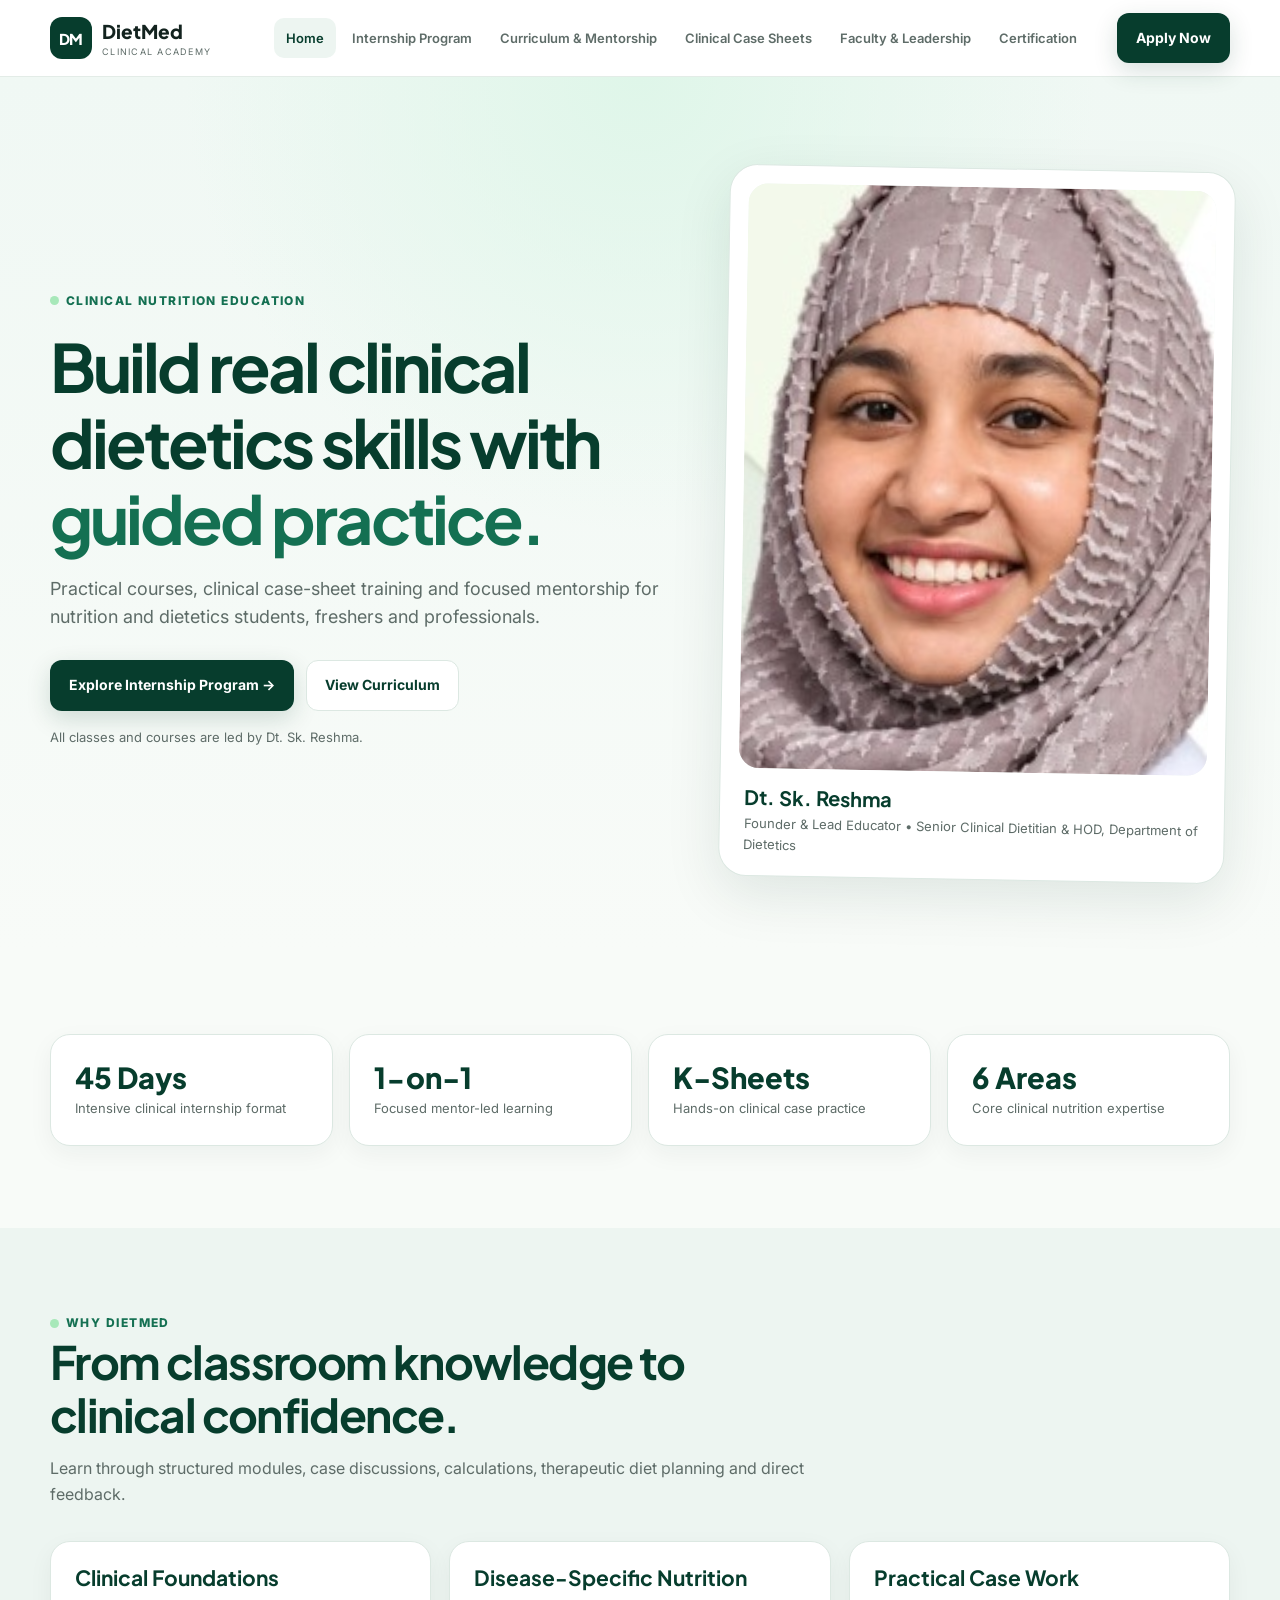
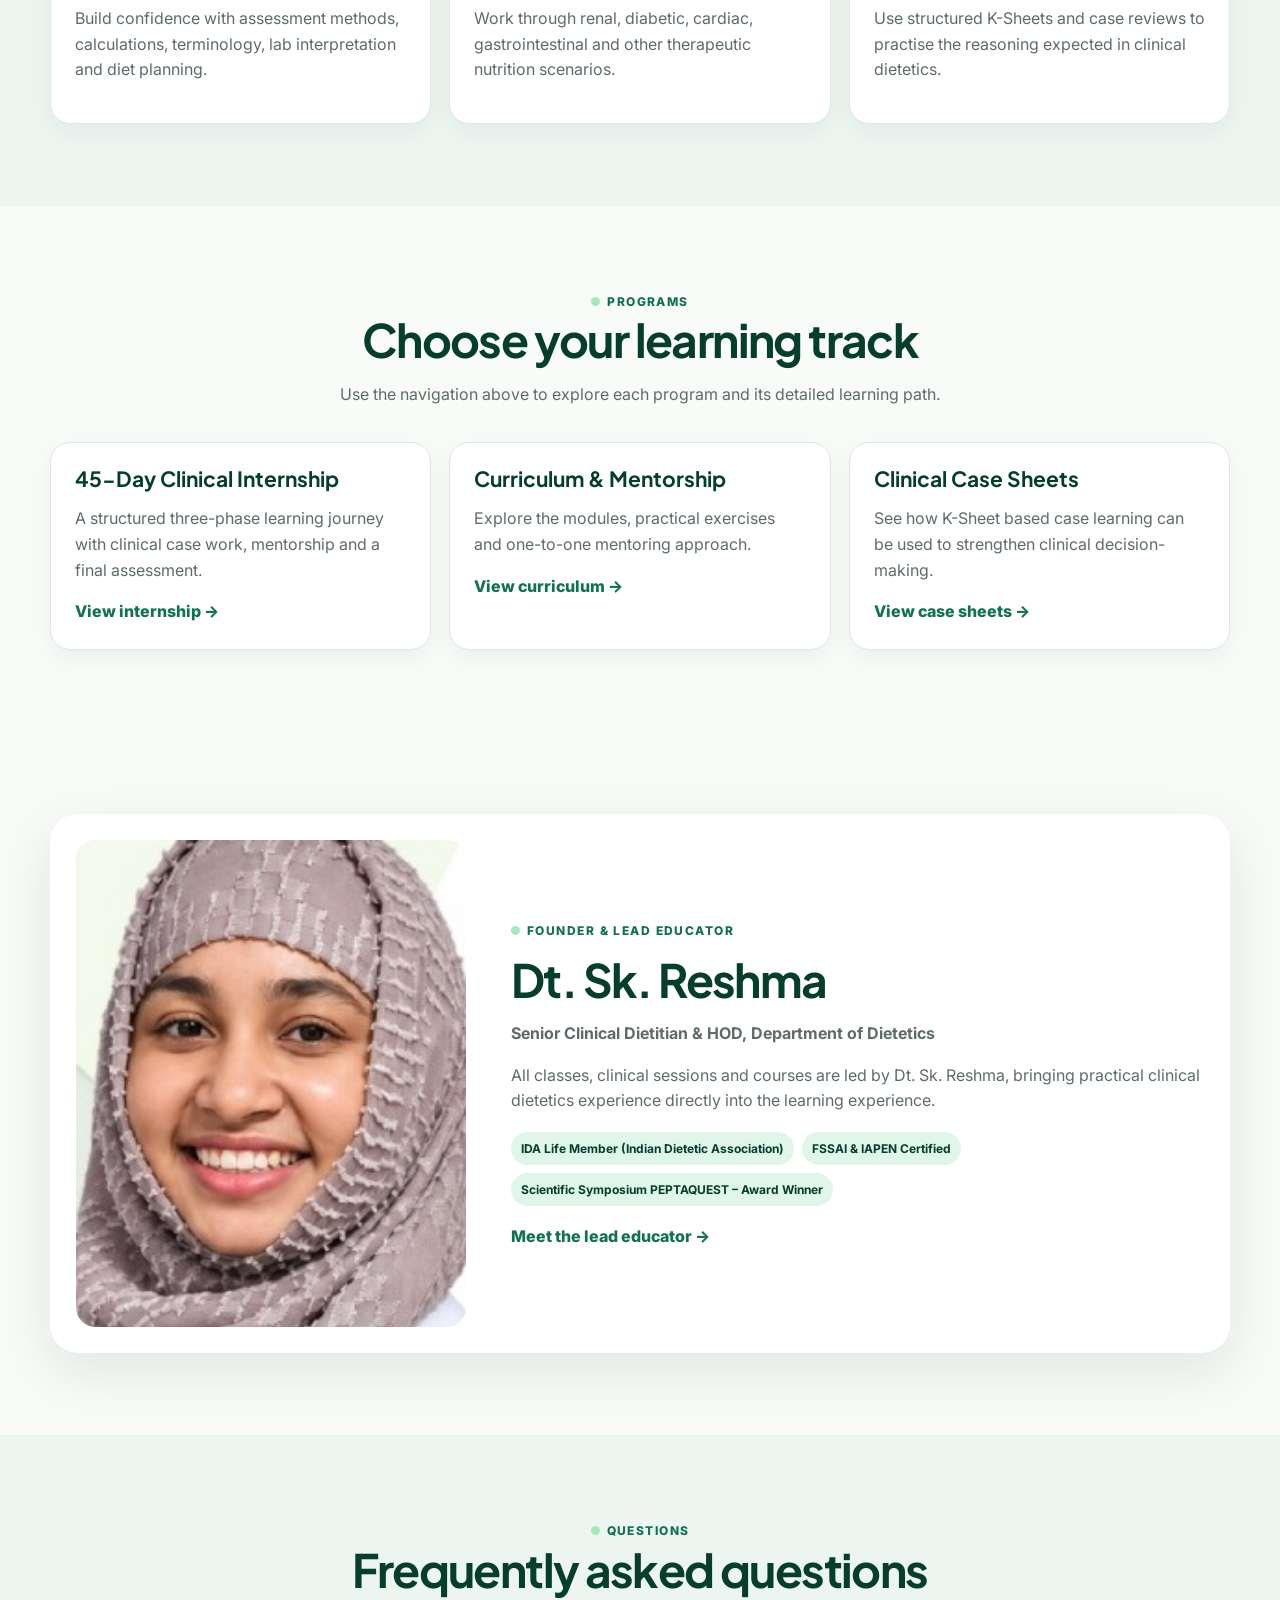
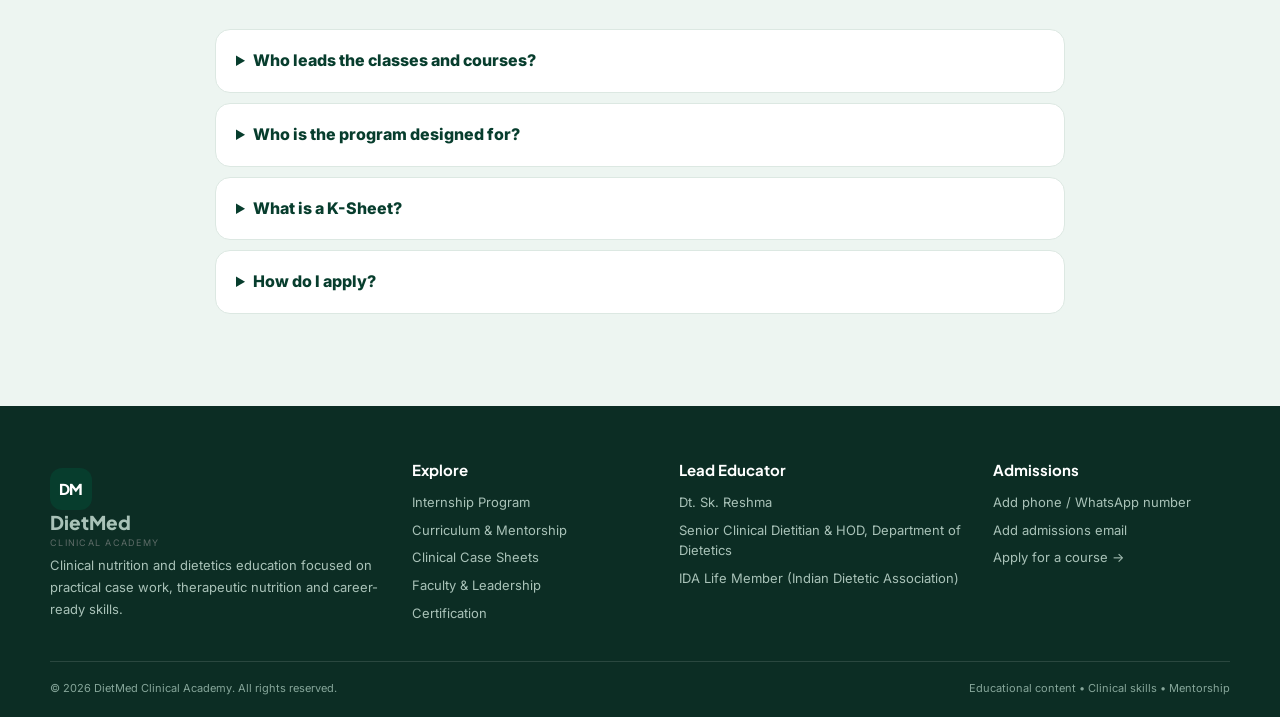
<file: dietmed-site/index.html>
<!doctype html>
<html lang="en"><head><meta charset="utf-8"><meta name="viewport" content="width=device-width,initial-scale=1"><title>DietMed Clinical Academy | Clinical Nutrition Education</title><meta name="description" content="Clinical nutrition and dietetics courses, practical case work and one-to-one mentorship led by Dt. Sk. Reshma."><link rel="stylesheet" href="css/styles.css"></head>
<body data-root="" data-page="home"><div data-site-header></div>
<main>
<section class="hero"><div class="container hero-grid"><div><span class="eyebrow">Clinical Nutrition Education</span><h1>Build real clinical dietetics skills with <span style="color:var(--green2)">guided practice.</span></h1><p class="lead">Practical courses, clinical case-sheet training and focused mentorship for nutrition and dietetics students, freshers and professionals.</p><div class="actions"><a class="btn btn-primary" href="pages/internship.html">Explore Internship Program →</a><a class="btn btn-secondary" href="pages/curriculum.html">View Curriculum</a></div><p class="hero-note">All classes and courses are led by Dt. Sk. Reshma.</p></div><div class="hero-card"><img src="assets/resha-profile.jpg" alt="Dt. Sk. Reshma"><div class="hero-card-caption"><strong>Dt. Sk. Reshma</strong><span>Founder & Lead Educator • Senior Clinical Dietitian & HOD, Department of Dietetics</span></div></div></div></section>
<section class="section"><div class="container"><div class="stats"><div class="stat"><strong>45 Days</strong><span>Intensive clinical internship format</span></div><div class="stat"><strong>1-on-1</strong><span>Focused mentor-led learning</span></div><div class="stat"><strong>K-Sheets</strong><span>Hands-on clinical case practice</span></div><div class="stat"><strong>6 Areas</strong><span>Core clinical nutrition expertise</span></div></div></div></section>
<section class="section soft"><div class="container"><div class="section-head"><span class="eyebrow">Why DietMed</span><h2>From classroom knowledge to clinical confidence.</h2><p>Learn through structured modules, case discussions, calculations, therapeutic diet planning and direct feedback.</p></div><div class="grid-3"><article class="card"><h3>Clinical Foundations</h3><p>Build confidence with assessment methods, calculations, terminology, lab interpretation and diet planning.</p></article><article class="card"><h3>Disease-Specific Nutrition</h3><p>Work through renal, diabetic, cardiac, gastrointestinal and other therapeutic nutrition scenarios.</p></article><article class="card"><h3>Practical Case Work</h3><p>Use structured K-Sheets and case reviews to practise the reasoning expected in clinical dietetics.</p></article></div></div></section>
<section class="section"><div class="container"><div class="section-head center"><span class="eyebrow">Programs</span><h2>Choose your learning track</h2><p>Use the navigation above to explore each program and its detailed learning path.</p></div><div class="grid-3"><article class="card"><h3>45-Day Clinical Internship</h3><p>A structured three-phase learning journey with clinical case work, mentorship and a final assessment.</p><a class="text-link" href="pages/internship.html">View internship →</a></article><article class="card"><h3>Curriculum & Mentorship</h3><p>Explore the modules, practical exercises and one-to-one mentoring approach.</p><a class="text-link" href="pages/curriculum.html">View curriculum →</a></article><article class="card"><h3>Clinical Case Sheets</h3><p>See how K-Sheet based case learning can be used to strengthen clinical decision-making.</p><a class="text-link" href="pages/case-sheets.html">View case sheets →</a></article></div></div></section>
<section class="section"><div class="container owner-card" data-owner-card></div></section>
<section class="section soft"><div class="container"><div class="section-head center"><span class="eyebrow">Questions</span><h2>Frequently asked questions</h2></div><div class="faq"><details><summary>Who leads the classes and courses?</summary><p>All classes, clinical sessions and courses on this website are led by Dt. Sk. Reshma.</p></details><details><summary>Who is the program designed for?</summary><p>The current program is positioned for nutrition and dietetics students, freshers and early-career professionals who want practical clinical skills.</p></details><details><summary>What is a K-Sheet?</summary><p>Within the course, K-Sheets are used as structured clinical case documents for assessment, nutrition calculations and therapeutic diet planning practice.</p></details><details><summary>How do I apply?</summary><p>Use the Apply Now button in the header or the application page to submit your details.</p></details></div></div></section>
</main><div data-site-footer></div><script src="js/site.js"></script><script src="js/app.js"></script></body></html>
</file>
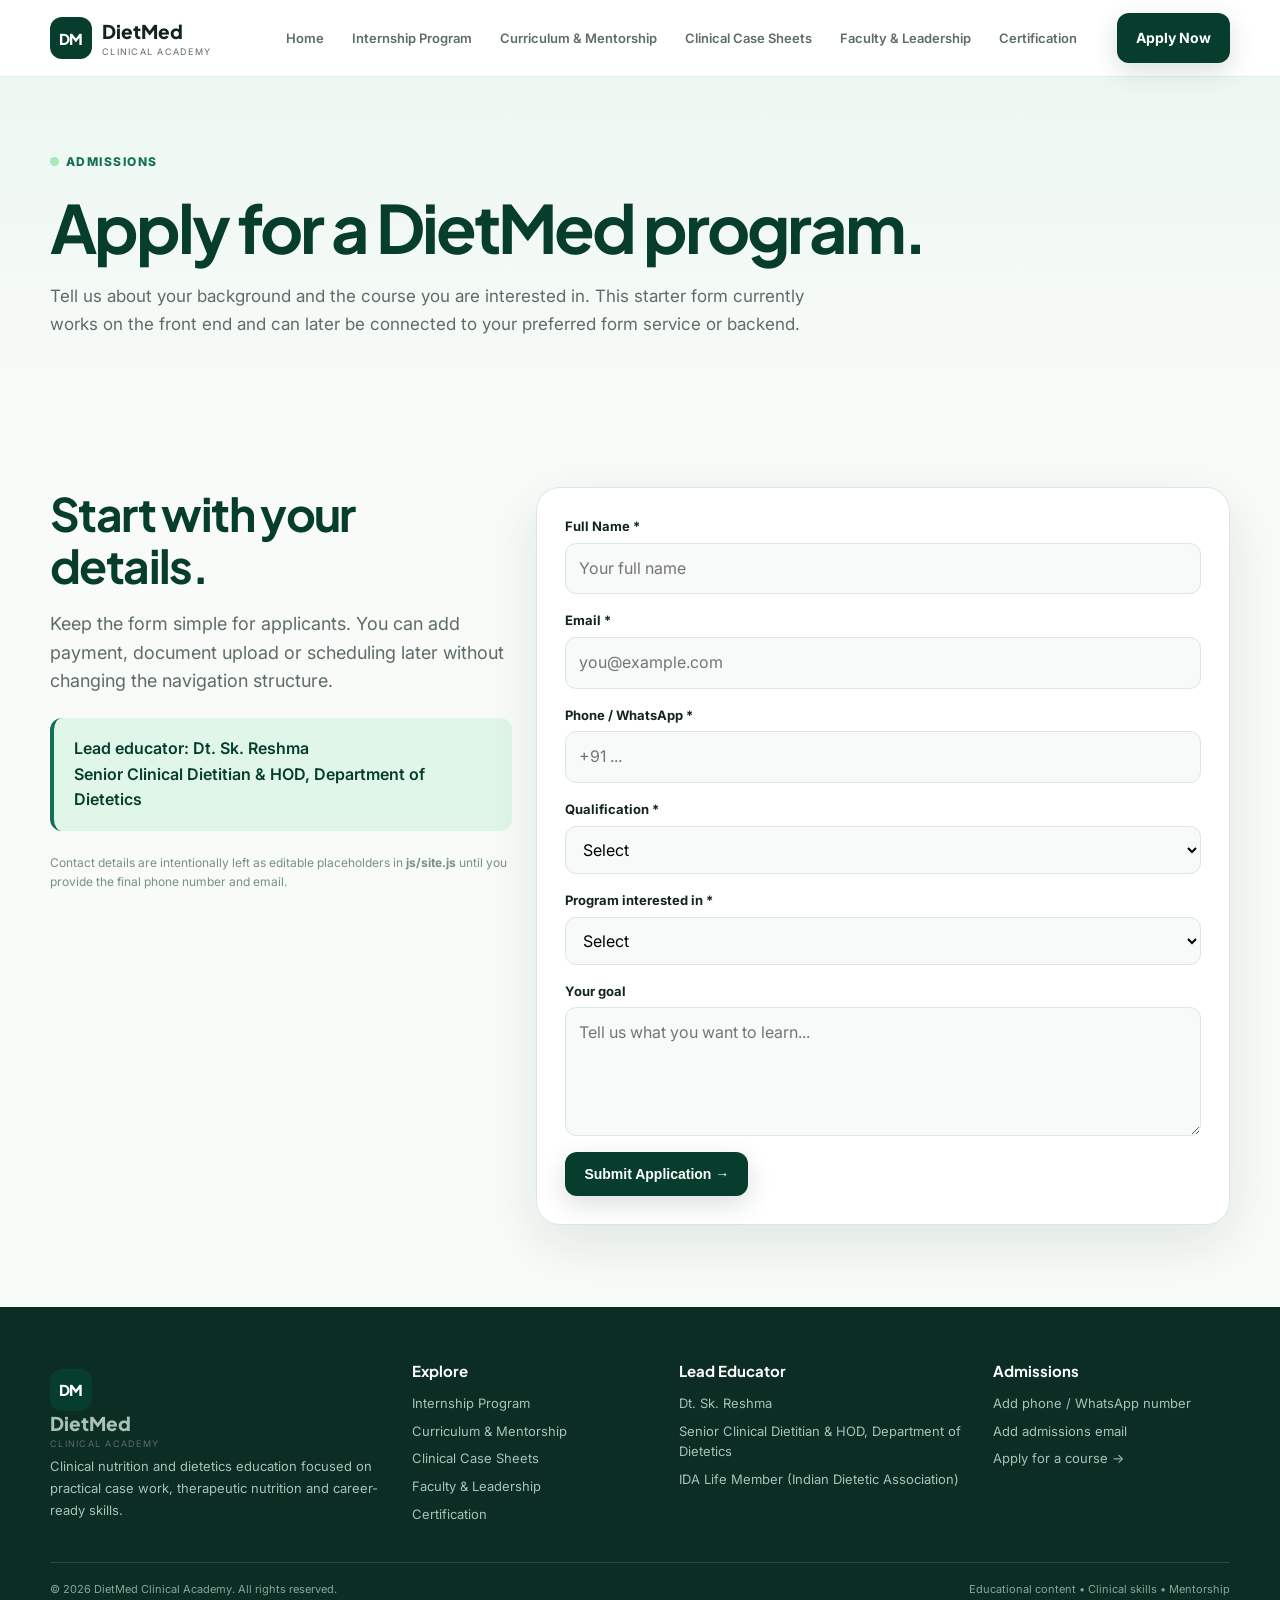
<file: dietmed-site/pages/apply.html>
<!doctype html><html lang="en"><head><meta charset="utf-8"><meta name="viewport" content="width=device-width,initial-scale=1"><title>Apply | DietMed Clinical Academy</title><link rel="stylesheet" href="../css/styles.css"></head><body data-root="../" data-page="apply"><div data-site-header></div><main>
<section class="page-hero"><div class="container"><span class="eyebrow">Admissions</span><h1>Apply for a DietMed program.</h1><p>Tell us about your background and the course you are interested in. This starter form currently works on the front end and can later be connected to your preferred form service or backend.</p></div></section>
<section class="section"><div class="container form-layout"><div><h2>Start with your details.</h2><p class="lead">Keep the form simple for applicants. You can add payment, document upload or scheduling later without changing the navigation structure.</p><div class="notice">Lead educator: Dt. Sk. Reshma<br>Senior Clinical Dietitian & HOD, Department of Dietetics</div><p class="contact-placeholder">Contact details are intentionally left as editable placeholders in <strong>js/site.js</strong> until you provide the final phone number and email.</p></div><form class="form" data-demo-form><div class="success" data-success hidden>Application captured in this demo. Connect this form to your backend/form service to actually receive submissions.</div><div class="field"><label for="name">Full Name *</label><input id="name" name="name" required placeholder="Your full name"></div><div class="field"><label for="email">Email *</label><input id="email" name="email" type="email" required placeholder="you@example.com"></div><div class="field"><label for="phone">Phone / WhatsApp *</label><input id="phone" name="phone" required placeholder="+91 ..."></div><div class="field"><label for="qualification">Qualification *</label><select id="qualification" name="qualification" required><option value="">Select</option><option>B.Sc Nutrition / Dietetics</option><option>M.Sc Nutrition / Dietetics</option><option>PG Diploma / Certificate</option><option>Final-year student</option><option>Working dietitian / nutrition professional</option><option>Other</option></select></div><div class="field"><label for="program">Program interested in *</label><select id="program" name="program" required><option value="">Select</option><option>45-Day Clinical Internship</option><option>Clinical Nutrition Course</option><option>Other course</option></select></div><div class="field"><label for="message">Your goal</label><textarea id="message" name="message" rows="4" placeholder="Tell us what you want to learn..."></textarea></div><button class="btn btn-primary" type="submit">Submit Application →</button></form></div></section>
</main><div data-site-footer></div><script src="../js/site.js"></script><script src="../js/app.js"></script></body></html>
</file>
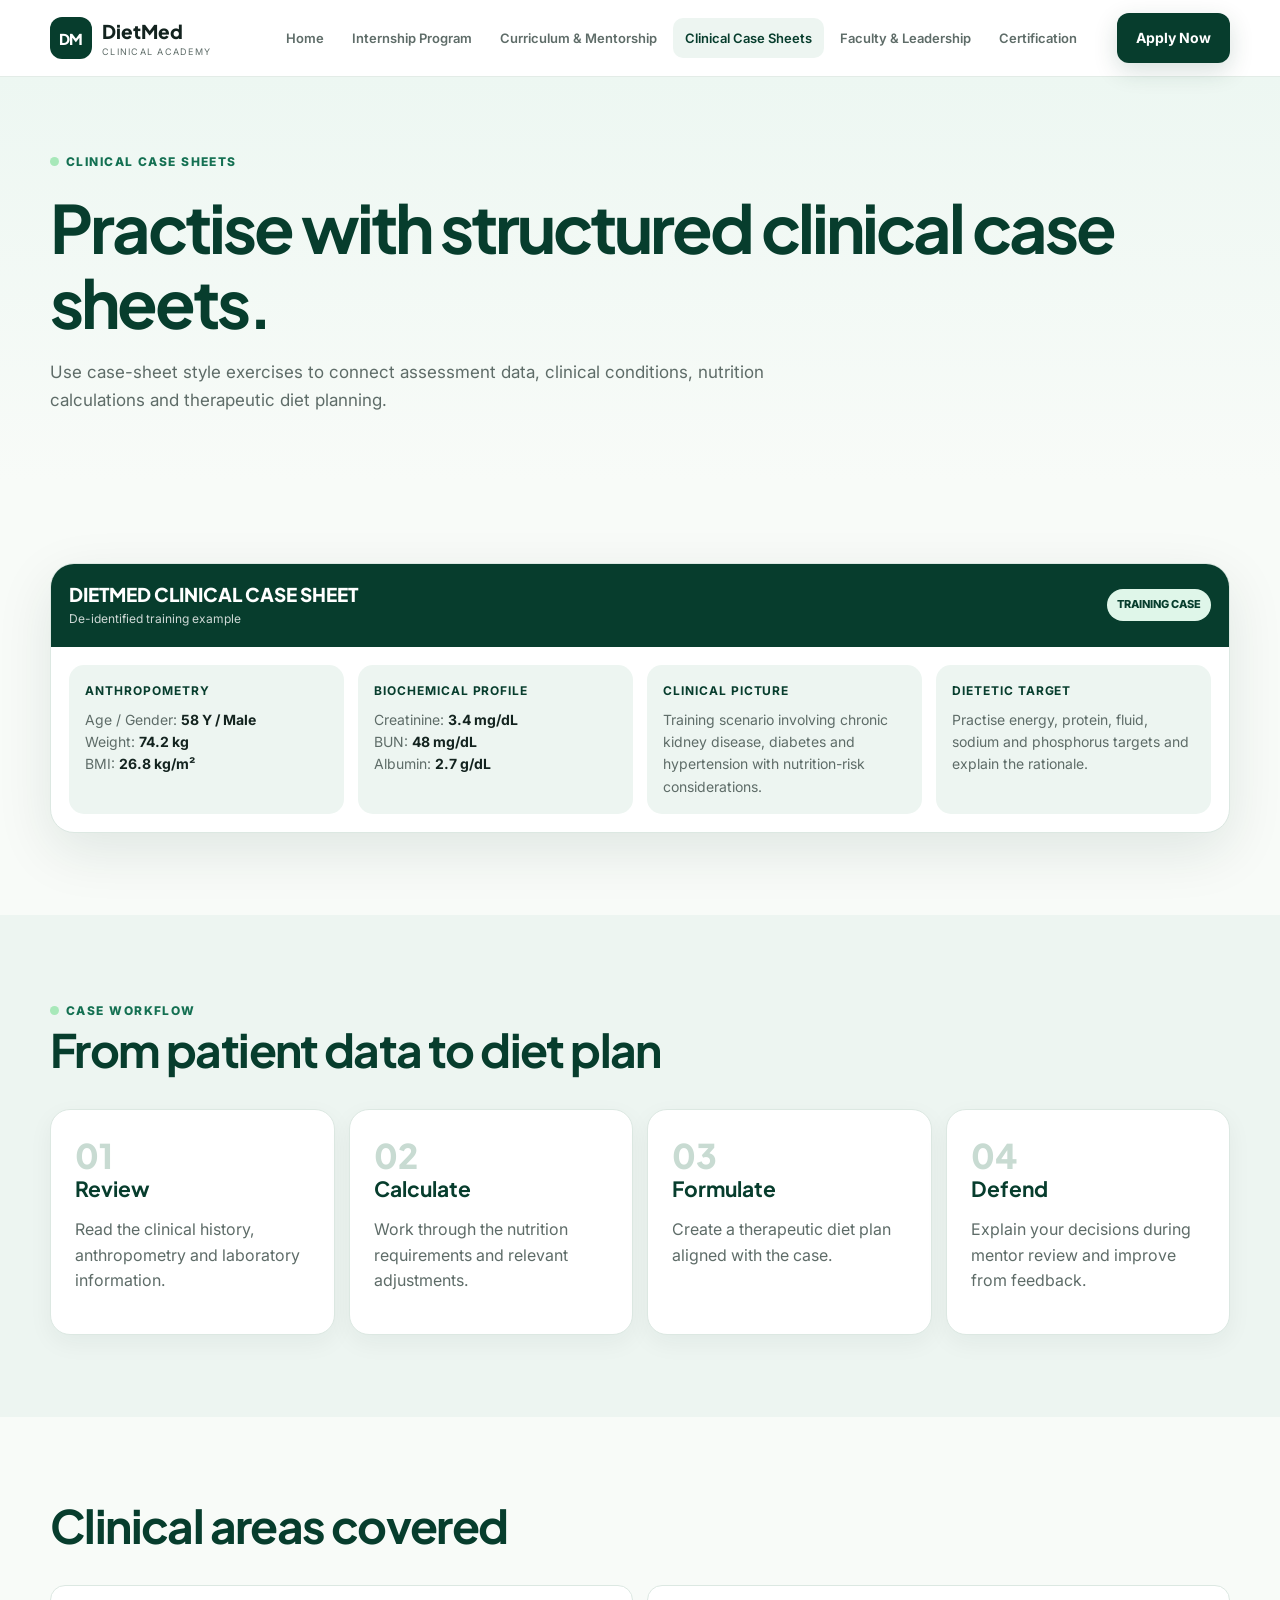
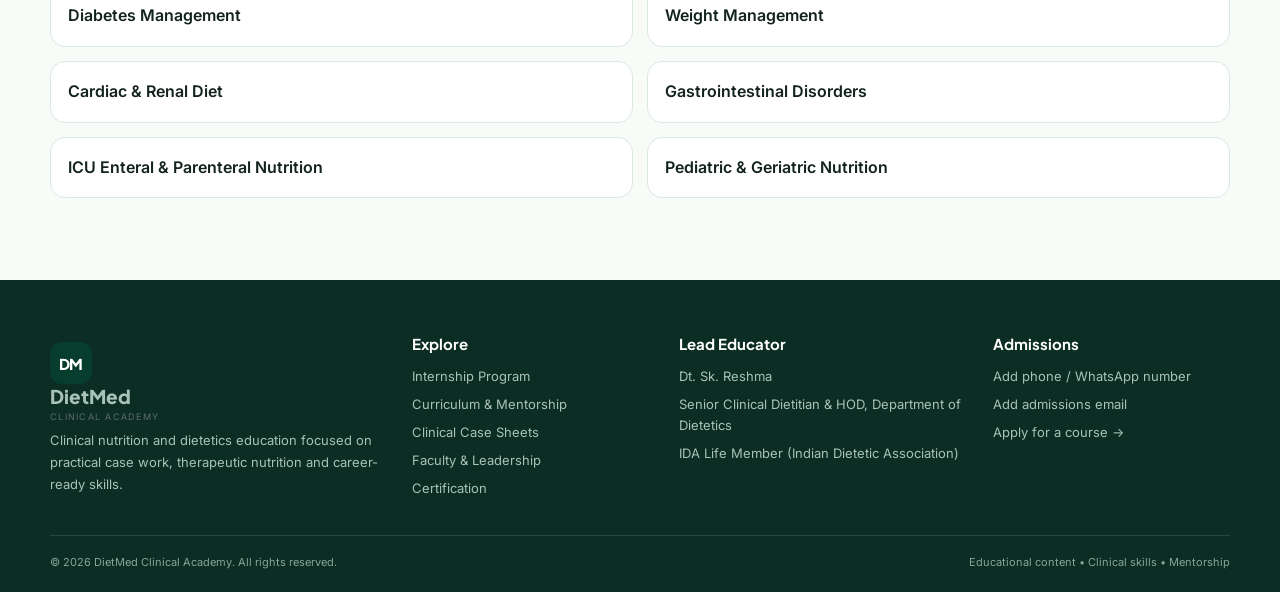
<file: dietmed-site/pages/case-sheets.html>
<!doctype html><html lang="en"><head><meta charset="utf-8"><meta name="viewport" content="width=device-width,initial-scale=1"><title>Clinical Case Sheets | DietMed Clinical Academy</title><link rel="stylesheet" href="../css/styles.css"></head><body data-root="../" data-page="cases"><div data-site-header></div><main>
<section class="page-hero"><div class="container"><span class="eyebrow">Clinical Case Sheets</span><h1>Practise with structured clinical case sheets.</h1><p>Use case-sheet style exercises to connect assessment data, clinical conditions, nutrition calculations and therapeutic diet planning.</p></div></section>
<section class="section"><div class="container"><div class="case-sheet"><div class="case-top"><div><strong>DIETMED CLINICAL CASE SHEET</strong><div style="font-size:12px;opacity:.8">De-identified training example</div></div><span class="badge">TRAINING CASE</span></div><div class="case-grid"><div class="case-box"><h4>Anthropometry</h4><p>Age / Gender: <strong>58 Y / Male</strong><br>Weight: <strong>74.2 kg</strong><br>BMI: <strong>26.8 kg/m²</strong></p></div><div class="case-box"><h4>Biochemical profile</h4><p>Creatinine: <strong>3.4 mg/dL</strong><br>BUN: <strong>48 mg/dL</strong><br>Albumin: <strong>2.7 g/dL</strong></p></div><div class="case-box"><h4>Clinical picture</h4><p>Training scenario involving chronic kidney disease, diabetes and hypertension with nutrition-risk considerations.</p></div><div class="case-box"><h4>Dietetic target</h4><p>Practise energy, protein, fluid, sodium and phosphorus targets and explain the rationale.</p></div></div></div></div></section>
<section class="section soft"><div class="container"><div class="section-head"><span class="eyebrow">Case workflow</span><h2>From patient data to diet plan</h2></div><div class="steps"><article class="card step"><div class="step-no">01</div><h3>Review</h3><p>Read the clinical history, anthropometry and laboratory information.</p></article><article class="card step"><div class="step-no">02</div><h3>Calculate</h3><p>Work through the nutrition requirements and relevant adjustments.</p></article><article class="card step"><div class="step-no">03</div><h3>Formulate</h3><p>Create a therapeutic diet plan aligned with the case.</p></article><article class="card step"><div class="step-no">04</div><h3>Defend</h3><p>Explain your decisions during mentor review and improve from feedback.</p></article></div></div></section>
<section class="section"><div class="container"><div class="section-head"><h2>Clinical areas covered</h2></div><div class="expertise"><div class="expertise-item">Diabetes Management</div><div class="expertise-item">Weight Management</div><div class="expertise-item">Cardiac & Renal Diet</div><div class="expertise-item">Gastrointestinal Disorders</div><div class="expertise-item">ICU Enteral & Parenteral Nutrition</div><div class="expertise-item">Pediatric & Geriatric Nutrition</div></div></div></section>
</main><div data-site-footer></div><script src="../js/site.js"></script><script src="../js/app.js"></script></body></html>
</file>
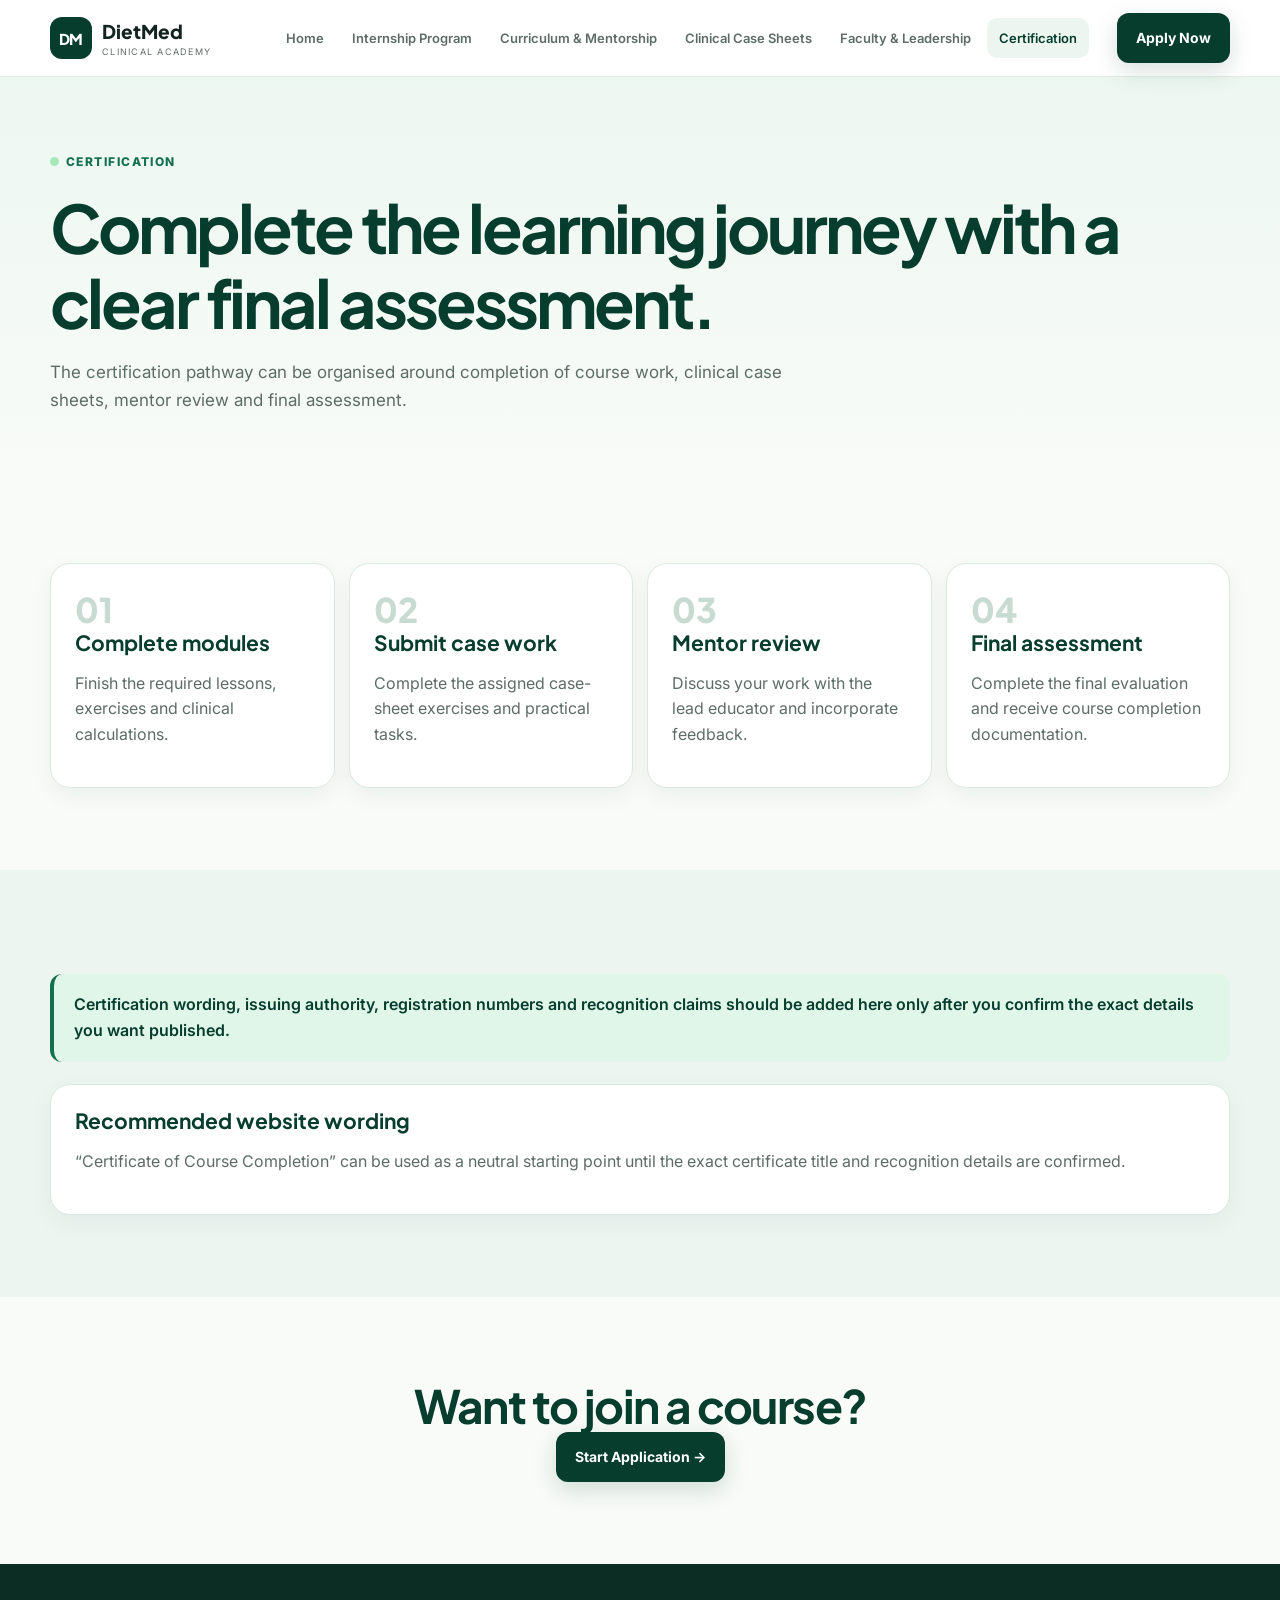
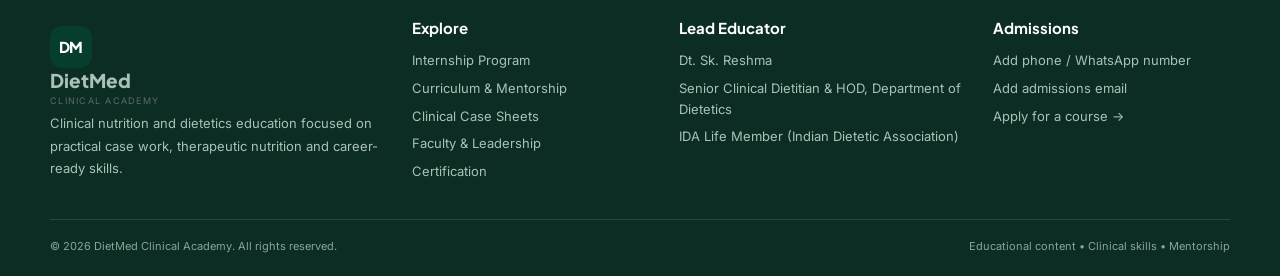
<file: dietmed-site/pages/certification.html>
<!doctype html><html lang="en"><head><meta charset="utf-8"><meta name="viewport" content="width=device-width,initial-scale=1"><title>Certification | DietMed Clinical Academy</title><link rel="stylesheet" href="../css/styles.css"></head><body data-root="../" data-page="certification"><div data-site-header></div><main>
<section class="page-hero"><div class="container"><span class="eyebrow">Certification</span><h1>Complete the learning journey with a clear final assessment.</h1><p>The certification pathway can be organised around completion of course work, clinical case sheets, mentor review and final assessment.</p></div></section>
<section class="section"><div class="container"><div class="steps"><article class="card step"><div class="step-no">01</div><h3>Complete modules</h3><p>Finish the required lessons, exercises and clinical calculations.</p></article><article class="card step"><div class="step-no">02</div><h3>Submit case work</h3><p>Complete the assigned case-sheet exercises and practical tasks.</p></article><article class="card step"><div class="step-no">03</div><h3>Mentor review</h3><p>Discuss your work with the lead educator and incorporate feedback.</p></article><article class="card step"><div class="step-no">04</div><h3>Final assessment</h3><p>Complete the final evaluation and receive course completion documentation.</p></article></div></div></section>
<section class="section soft"><div class="container"><div class="notice">Certification wording, issuing authority, registration numbers and recognition claims should be added here only after you confirm the exact details you want published.</div><div class="card"><h3>Recommended website wording</h3><p>“Certificate of Course Completion” can be used as a neutral starting point until the exact certificate title and recognition details are confirmed.</p></div></div></section>
<section class="section"><div class="container" style="text-align:center"><h2>Want to join a course?</h2><a class="btn btn-primary" href="apply.html">Start Application →</a></div></section>
</main><div data-site-footer></div><script src="../js/site.js"></script><script src="../js/app.js"></script></body></html>
</file>
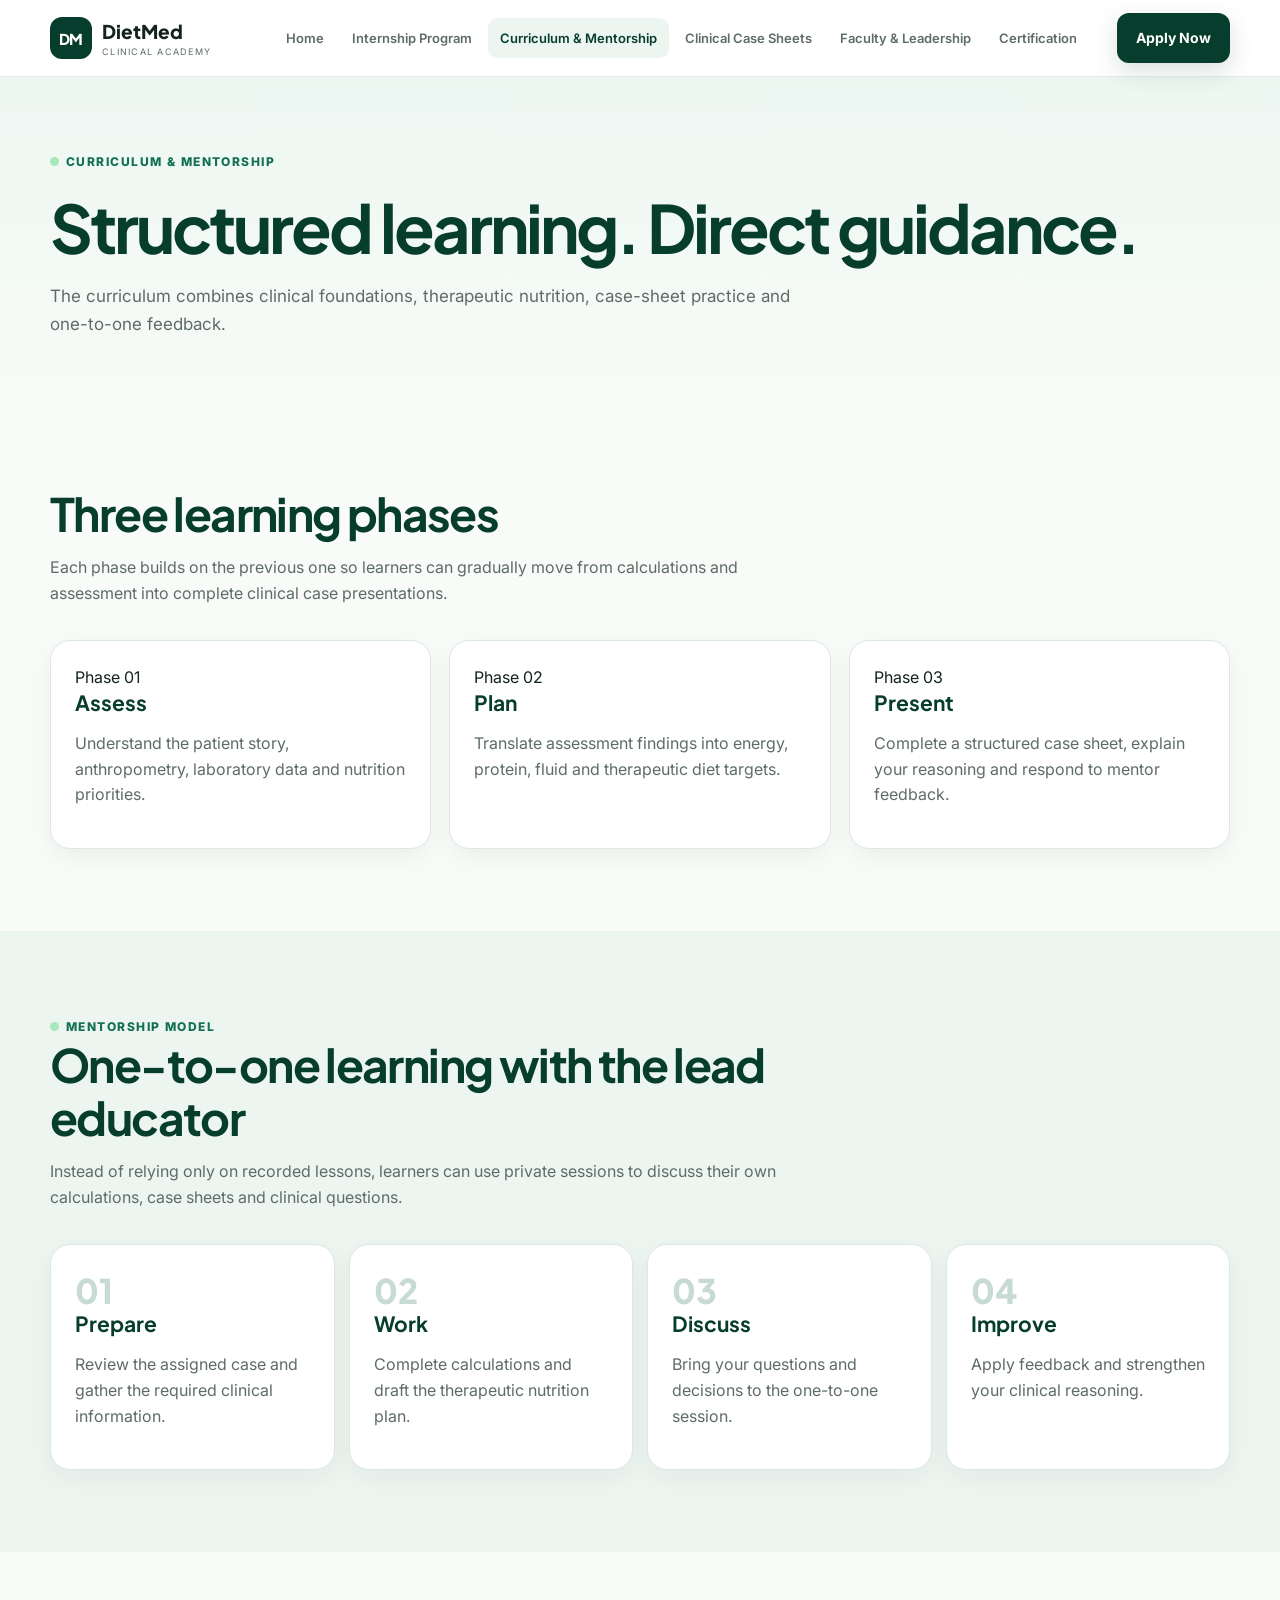
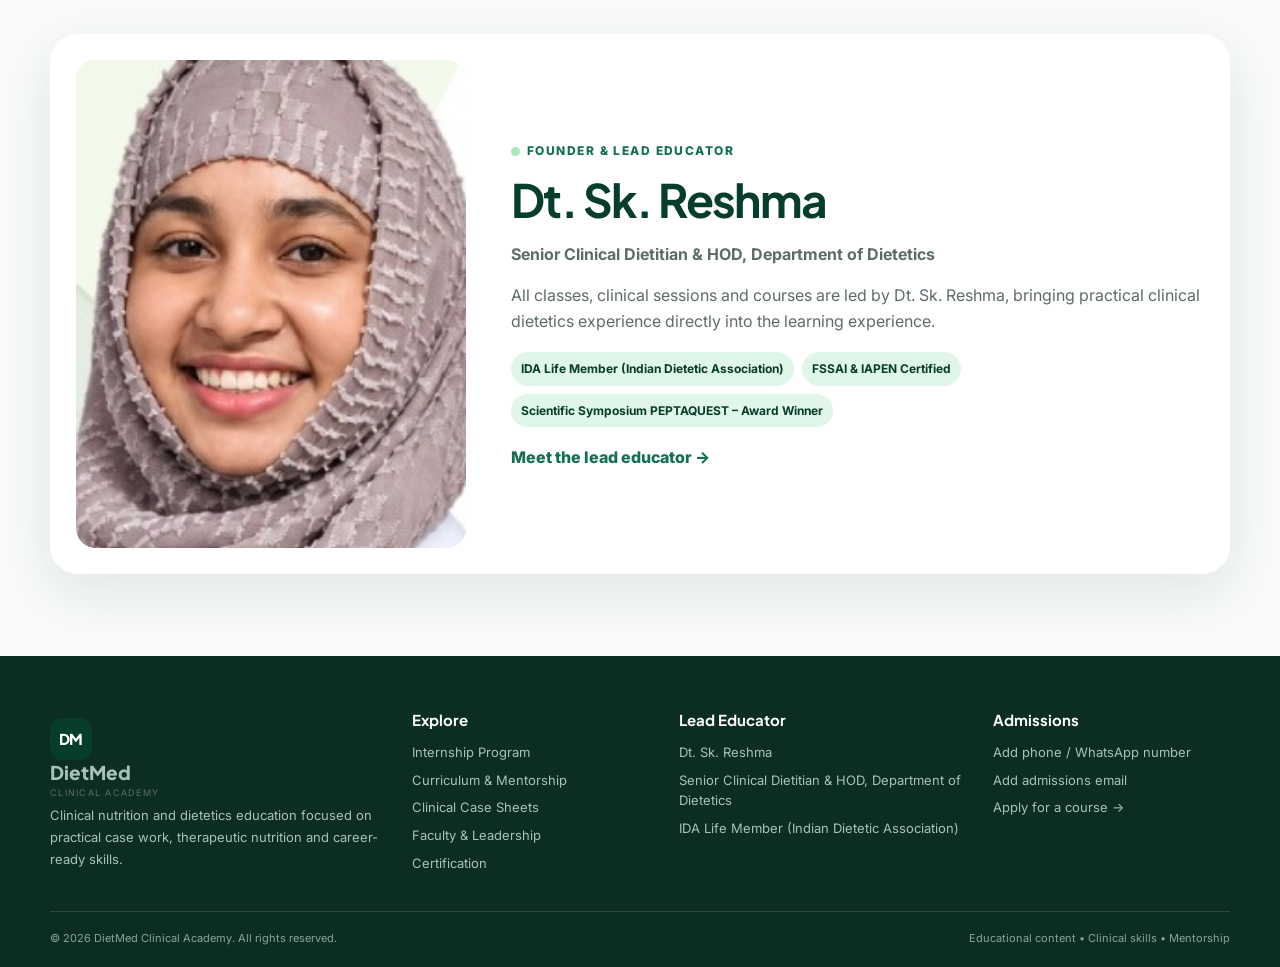
<file: dietmed-site/pages/curriculum.html>
<!doctype html><html lang="en"><head><meta charset="utf-8"><meta name="viewport" content="width=device-width,initial-scale=1"><title>Curriculum & Mentorship | DietMed Clinical Academy</title><link rel="stylesheet" href="../css/styles.css"></head><body data-root="../" data-page="curriculum"><div data-site-header></div><main>
<section class="page-hero"><div class="container"><span class="eyebrow">Curriculum & Mentorship</span><h1>Structured learning. Direct guidance.</h1><p>The curriculum combines clinical foundations, therapeutic nutrition, case-sheet practice and one-to-one feedback.</p></div></section>
<section class="section"><div class="container"><div class="section-head"><h2>Three learning phases</h2><p>Each phase builds on the previous one so learners can gradually move from calculations and assessment into complete clinical case presentations.</p></div><div class="grid-3"><article class="card"><span class="phase-label">Phase 01</span><h3>Assess</h3><p>Understand the patient story, anthropometry, laboratory data and nutrition priorities.</p></article><article class="card"><span class="phase-label">Phase 02</span><h3>Plan</h3><p>Translate assessment findings into energy, protein, fluid and therapeutic diet targets.</p></article><article class="card"><span class="phase-label">Phase 03</span><h3>Present</h3><p>Complete a structured case sheet, explain your reasoning and respond to mentor feedback.</p></article></div></div></section>
<section class="section soft"><div class="container"><div class="section-head"><span class="eyebrow">Mentorship model</span><h2>One-to-one learning with the lead educator</h2><p>Instead of relying only on recorded lessons, learners can use private sessions to discuss their own calculations, case sheets and clinical questions.</p></div><div class="steps"><article class="card step"><div class="step-no">01</div><h3>Prepare</h3><p>Review the assigned case and gather the required clinical information.</p></article><article class="card step"><div class="step-no">02</div><h3>Work</h3><p>Complete calculations and draft the therapeutic nutrition plan.</p></article><article class="card step"><div class="step-no">03</div><h3>Discuss</h3><p>Bring your questions and decisions to the one-to-one session.</p></article><article class="card step"><div class="step-no">04</div><h3>Improve</h3><p>Apply feedback and strengthen your clinical reasoning.</p></article></div></div></section>
<section class="section"><div class="container owner-card" data-owner-card></div></section>
</main><div data-site-footer></div><script src="../js/site.js"></script><script src="../js/app.js"></script></body></html>
</file>
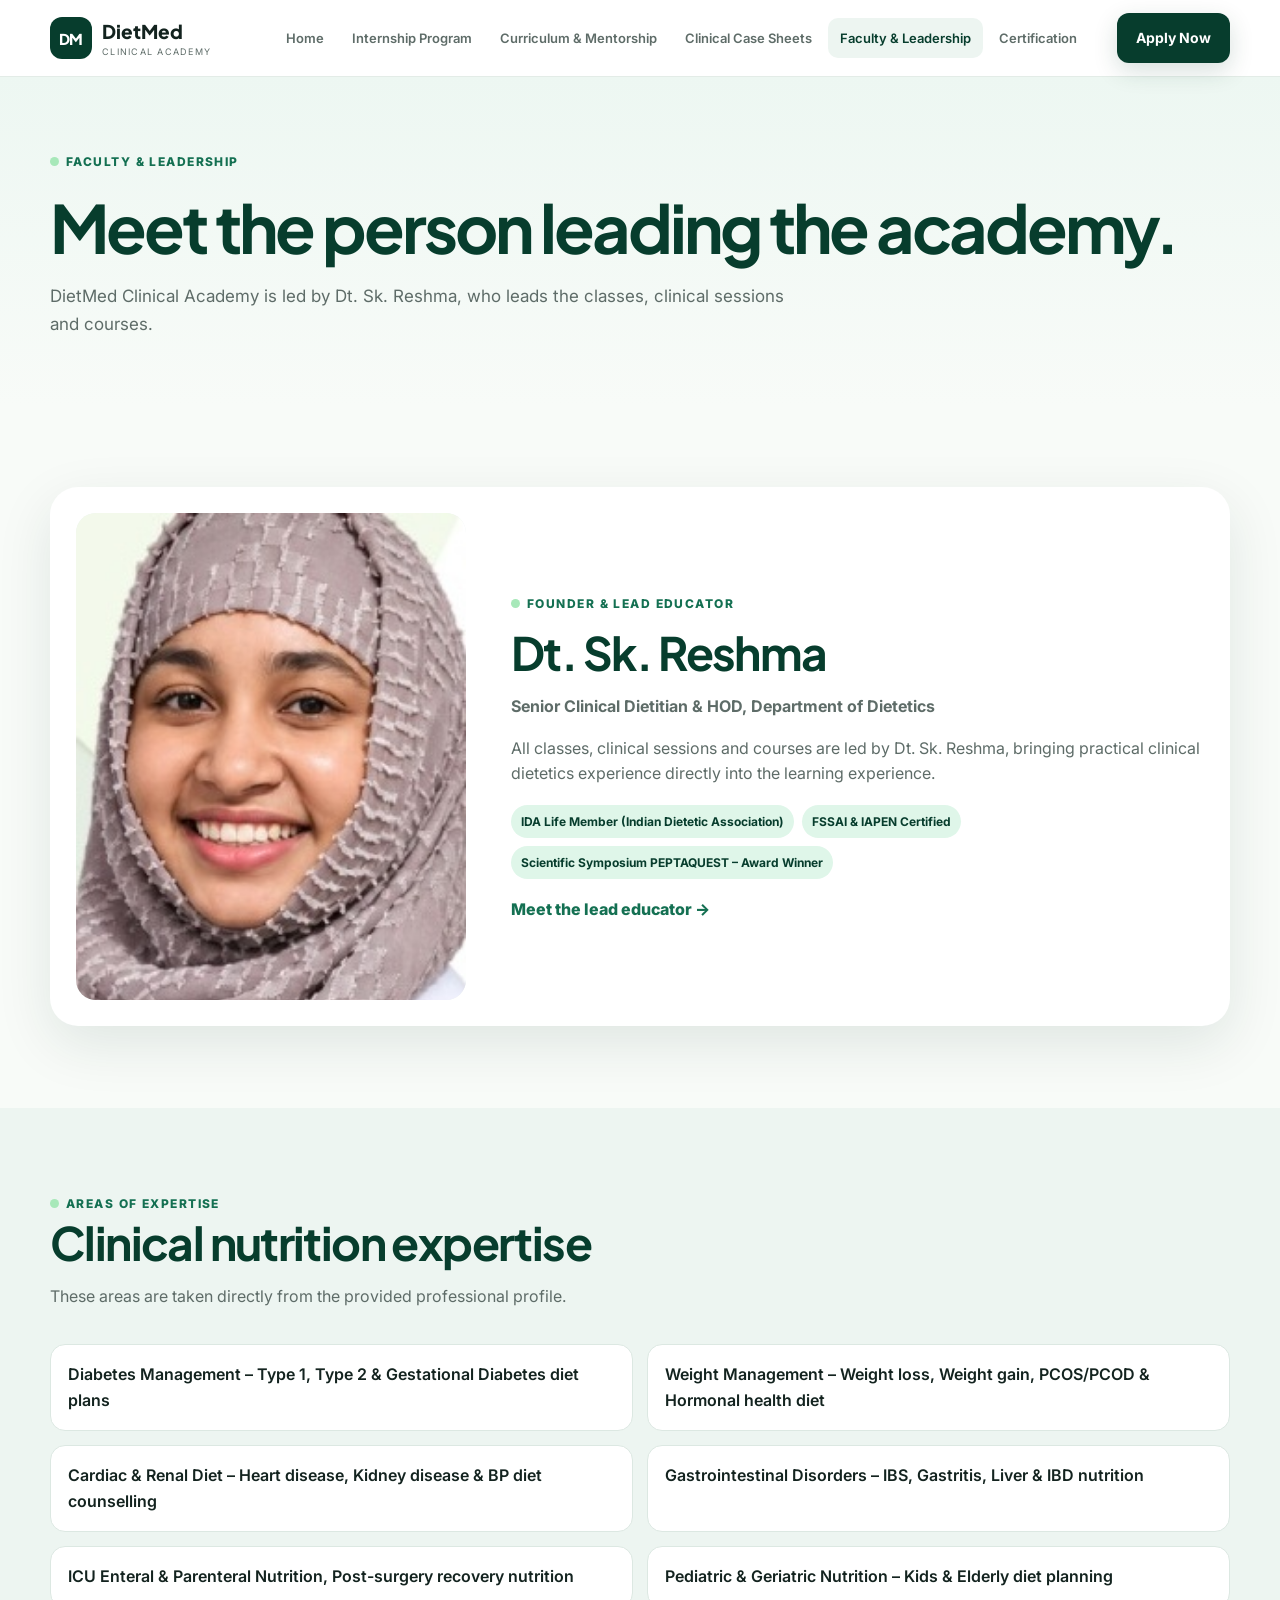
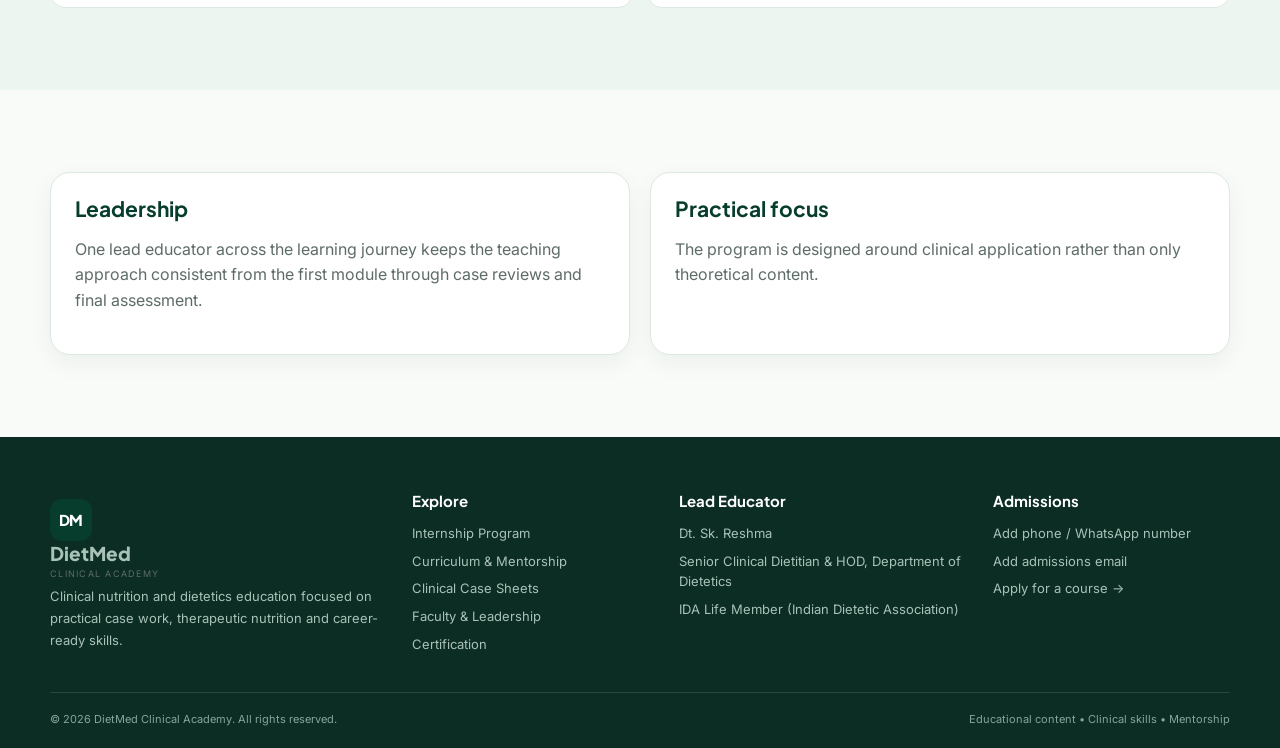
<file: dietmed-site/pages/faculty.html>
<!doctype html><html lang="en"><head><meta charset="utf-8"><meta name="viewport" content="width=device-width,initial-scale=1"><title>Faculty & Leadership | DietMed Clinical Academy</title><link rel="stylesheet" href="../css/styles.css"></head><body data-root="../" data-page="faculty"><div data-site-header></div><main>
<section class="page-hero"><div class="container"><span class="eyebrow">Faculty & Leadership</span><h1>Meet the person leading the academy.</h1><p>DietMed Clinical Academy is led by Dt. Sk. Reshma, who leads the classes, clinical sessions and courses.</p></div></section>
<section class="section"><div class="container owner-card" data-owner-card></div></section>
<section class="section soft"><div class="container"><div class="section-head"><span class="eyebrow">Areas of Expertise</span><h2>Clinical nutrition expertise</h2><p>These areas are taken directly from the provided professional profile.</p></div><div class="expertise"><div class="expertise-item">Diabetes Management – Type 1, Type 2 & Gestational Diabetes diet plans</div><div class="expertise-item">Weight Management – Weight loss, Weight gain, PCOS/PCOD & Hormonal health diet</div><div class="expertise-item">Cardiac & Renal Diet – Heart disease, Kidney disease & BP diet counselling</div><div class="expertise-item">Gastrointestinal Disorders – IBS, Gastritis, Liver & IBD nutrition</div><div class="expertise-item">ICU Enteral & Parenteral Nutrition, Post-surgery recovery nutrition</div><div class="expertise-item">Pediatric & Geriatric Nutrition – Kids & Elderly diet planning</div></div></div></section>
<section class="section"><div class="container"><div class="grid-2"><article class="card"><h3>Leadership</h3><p>One lead educator across the learning journey keeps the teaching approach consistent from the first module through case reviews and final assessment.</p></article><article class="card"><h3>Practical focus</h3><p>The program is designed around clinical application rather than only theoretical content.</p></article></div></div></section>
</main><div data-site-footer></div><script src="../js/site.js"></script><script src="../js/app.js"></script></body></html>
</file>
<file: dietmed-site/css/styles.css>
@import url('https://fonts.googleapis.com/css2?family=Inter:wght@400;500;600;700&family=Plus+Jakarta+Sans:wght@600;700;800&display=swap');
:root{--ink:#13231f;--muted:#5e6c68;--green:#073d2d;--green2:#147052;--mint:#dff6e9;--lime:#a7e8b9;--bg:#f8fbf8;--card:#fff;--line:#dce8e2;--soft:#edf5f1;--accent:#f59a22;--shadow:0 18px 55px rgba(12,47,36,.10);--radius:20px}
*{box-sizing:border-box}html{scroll-behavior:smooth}body{margin:0;background:var(--bg);color:var(--ink);font-family:Inter,Arial,sans-serif;line-height:1.6}a{color:inherit;text-decoration:none}img{max-width:100%;display:block}.container{width:min(1180px,calc(100% - 40px));margin:auto}.site-header{position:fixed;inset:0 0 auto;z-index:100;background:rgba(255,255,255,.94);backdrop-filter:blur(16px);border-bottom:1px solid rgba(220,232,226,.8)}.nav-wrap{height:76px;display:flex;align-items:center;gap:24px}.brand{display:flex;align-items:center;gap:10px;min-width:max-content}.brand-mark{width:42px;height:42px;border-radius:12px;background:var(--green);color:#fff;display:grid;place-items:center;font:800 15px 'Plus Jakarta Sans';letter-spacing:-.04em}.brand-copy{display:flex;flex-direction:column;line-height:1.05}.brand-copy strong{font:800 19px 'Plus Jakarta Sans'}.brand-copy small{text-transform:uppercase;letter-spacing:.14em;color:var(--muted);font-size:9px;margin-top:4px}.desktop-nav{display:flex;align-items:center;gap:4px;margin-left:auto}.nav-link{padding:10px 12px;border-radius:10px;font-size:13px;font-weight:600;color:var(--muted);transition:.2s}.nav-link:hover,.nav-link.active{background:var(--soft);color:var(--green)}.btn{display:inline-flex;align-items:center;justify-content:center;gap:8px;padding:13px 18px;border-radius:12px;font-weight:700;font-size:14px;border:1px solid transparent;cursor:pointer;transition:.2s}.btn-primary{background:var(--green);color:#fff;box-shadow:0 8px 24px rgba(7,61,45,.16)}.btn-primary:hover{background:var(--green2);transform:translateY(-1px)}.btn-secondary{background:#fff;color:var(--green);border-color:var(--line)}.btn-accent{background:var(--accent);color:#fff}.nav-cta{margin-left:4px;white-space:nowrap}.menu-toggle{display:none;margin-left:auto;background:none;border:0;padding:8px}.menu-toggle span{display:block;width:24px;height:2px;background:var(--green);margin:5px}.mobile-nav{display:none;border-top:1px solid var(--line);background:#fff}.mobile-nav-inner{display:flex;flex-direction:column;padding:12px 0 18px}.mobile-link{padding:12px 0;font-weight:700;color:var(--muted)}.mobile-link.active{color:var(--green)}main{padding-top:76px}.hero{padding:92px 0 72px;background:radial-gradient(circle at 50% 0,#dff6e9 0,transparent 42%),linear-gradient(180deg,#f0f8f4,#f8fbf8)}.hero-grid{display:grid;grid-template-columns:1.1fr .9fr;gap:55px;align-items:center}.eyebrow{display:inline-flex;align-items:center;gap:7px;color:var(--green2);font-size:12px;font-weight:800;text-transform:uppercase;letter-spacing:.12em}.eyebrow:before{content:'';width:9px;height:9px;border-radius:50%;background:var(--lime)}h1,h2,h3{font-family:'Plus Jakarta Sans',sans-serif;line-height:1.14;margin:0;color:var(--green)}h1{font-size:clamp(40px,5.2vw,68px);letter-spacing:-.045em;margin:16px 0 18px}h2{font-size:clamp(30px,3.6vw,46px);letter-spacing:-.035em}h3{font-size:21px}.lead{font-size:18px;color:var(--muted);max-width:680px}.actions{display:flex;flex-wrap:wrap;gap:12px;margin-top:28px}.hero-note{margin-top:16px;color:var(--muted);font-size:13px}.hero-card{background:#fff;border:1px solid var(--line);border-radius:28px;padding:18px;box-shadow:var(--shadow);transform:rotate(1deg)}.hero-card img{width:100%;aspect-ratio:4/5;object-fit:cover;object-position:center top;border-radius:20px;background:#eef6f2}.hero-card-caption{padding:16px 6px 2px}.hero-card-caption strong{display:block;font:700 20px 'Plus Jakarta Sans';color:var(--green)}.hero-card-caption span{display:block;color:var(--muted);font-size:13px;margin-top:4px}.section{padding:82px 0}.section.soft{background:var(--soft)}.section-head{max-width:760px;margin-bottom:34px}.section-head.center{margin-left:auto;margin-right:auto;text-align:center}.section-head p{color:var(--muted);font-size:16px}.stats{display:grid;grid-template-columns:repeat(4,1fr);gap:16px}.stat,.card{background:var(--card);border:1px solid var(--line);border-radius:var(--radius);padding:24px;box-shadow:0 8px 25px rgba(12,47,36,.05)}.stat strong{display:block;font:800 29px 'Plus Jakarta Sans';color:var(--green)}.stat span{color:var(--muted);font-size:13px}.grid-3{display:grid;grid-template-columns:repeat(3,1fr);gap:18px}.grid-2{display:grid;grid-template-columns:repeat(2,1fr);gap:20px}.card p{color:var(--muted)}.card ul{padding-left:18px;color:var(--muted)}.card li{margin:8px 0}.phase{position:relative;overflow:hidden}.phase .number{font:800 52px 'Plus Jakarta Sans';color:#d9e9e1;position:absolute;right:18px;top:8px}.phase h3{position:relative;z-index:1}.phase .phase-label{display:inline-block;padding:6px 10px;background:var(--mint);border-radius:999px;color:var(--green2);font-size:11px;font-weight:800;text-transform:uppercase;letter-spacing:.08em;margin-bottom:14px}.owner-section{background:var(--green);color:#fff}.owner-card{display:grid;grid-template-columns:390px 1fr;gap:45px;align-items:center;background:#fff;border-radius:28px;padding:26px;color:var(--ink);box-shadow:var(--shadow)}.owner-photo{width:100%;aspect-ratio:4/5;object-fit:cover;object-position:center top;border-radius:20px;background:#edf5f1}.owner-content h2{margin:10px 0 8px}.owner-title{font-weight:700;color:var(--green2)}.owner-content>p{color:var(--muted)}.tag-list{display:flex;flex-wrap:wrap;gap:8px;margin:18px 0}.tag{background:var(--mint);color:var(--green);padding:7px 10px;border-radius:999px;font-size:12px;font-weight:700}.text-link{font-weight:800;color:var(--green2)}.expertise{display:grid;grid-template-columns:repeat(2,1fr);gap:14px;margin-top:25px}.expertise-item{padding:17px;border:1px solid var(--line);border-radius:15px;background:#fff;font-weight:600}.case-sheet{border:1px solid var(--line);border-radius:24px;overflow:hidden;background:#fff;box-shadow:var(--shadow)}.case-top{padding:18px;background:var(--green);color:#fff;display:flex;justify-content:space-between;gap:20px;align-items:center}.case-top strong{font:800 19px 'Plus Jakarta Sans'}.badge{padding:7px 10px;border-radius:999px;background:var(--mint);color:var(--green);font-size:11px;font-weight:800}.case-grid{display:grid;grid-template-columns:repeat(4,1fr);gap:14px;padding:18px}.case-box{padding:16px;background:var(--soft);border-radius:15px}.case-box h4{margin:0 0 9px;color:var(--green);font-size:12px;text-transform:uppercase;letter-spacing:.08em}.case-box p{margin:0;color:var(--muted);font-size:14px}.case-box strong{color:var(--ink)}.steps{display:grid;grid-template-columns:repeat(4,1fr);gap:14px}.step .step-no{font:800 34px 'Plus Jakarta Sans';color:#c8dbd2}.form-layout{display:grid;grid-template-columns:.8fr 1.2fr;gap:24px}.form{background:#fff;border:1px solid var(--line);border-radius:24px;padding:28px;box-shadow:var(--shadow)}.field{display:flex;flex-direction:column;gap:6px;margin-bottom:16px}.field label{font-size:13px;font-weight:700}.field input,.field select,.field textarea{width:100%;font:inherit;border:1px solid var(--line);background:#f7faf8;border-radius:11px;padding:12px 13px;outline:none}.field input:focus,.field select:focus,.field textarea:focus{border-color:var(--green2);box-shadow:0 0 0 3px rgba(20,112,82,.10)}.success{padding:14px;border-radius:12px;background:var(--mint);color:var(--green);font-weight:700;margin-bottom:16px}.success[hidden]{display:none}.faq{max-width:850px;margin:auto}.faq details{background:#fff;border:1px solid var(--line);border-radius:15px;padding:18px 20px;margin:10px 0}.faq summary{cursor:pointer;font-weight:800;color:var(--green)}.faq p{color:var(--muted);margin-bottom:0}.site-footer{margin-top:0;background:#0c2d24;color:#d8e8e1;padding:55px 0 20px}.footer-grid{display:grid;grid-template-columns:1.4fr 1fr 1.2fr 1fr;gap:30px}.footer-brand{color:#fff}.site-footer h3{color:#fff;font-size:15px;margin-bottom:14px}.site-footer p,.site-footer a{color:#a9c2b8;font-size:13px;margin:7px 0;display:block}.site-footer a:hover{color:#fff}.footer-text{max-width:360px;line-height:1.7}.footer-bottom{border-top:1px solid rgba(255,255,255,.12);margin-top:30px;padding-top:18px;display:flex;justify-content:space-between;gap:15px;color:#86a69a;font-size:11px}.page-hero{padding:72px 0 50px;background:linear-gradient(180deg,#edf7f2,#f8fbf8)}.page-hero p{max-width:760px;color:var(--muted);font-size:17px}.notice{padding:18px 20px;border-left:4px solid var(--green2);background:var(--mint);border-radius:12px;color:var(--green);font-weight:600;margin:22px 0}.contact-placeholder{font-size:12px;color:#789087}
@media(max-width:1050px){.desktop-nav{display:none}.nav-cta{margin-left:auto}.menu-toggle{display:block}.mobile-nav.open{display:block}.hero-grid,.owner-card,.form-layout{grid-template-columns:1fr}.hero-card{max-width:500px;margin:auto}.stats{grid-template-columns:repeat(2,1fr)}.grid-3{grid-template-columns:1fr}.case-grid{grid-template-columns:repeat(2,1fr)}.steps{grid-template-columns:repeat(2,1fr)}.footer-grid{grid-template-columns:repeat(2,1fr)}}
@media(max-width:650px){.container{width:min(100% - 28px,1180px)}.nav-wrap{height:68px}main{padding-top:68px}.nav-cta{display:none}.hero{padding:60px 0}.section{padding:60px 0}.stats,.grid-2,.expertise,.case-grid,.steps,.footer-grid{grid-template-columns:1fr}.hero h1{font-size:42px}.lead{font-size:16px}.owner-card{padding:16px;gap:22px}.owner-photo{max-height:480px;object-fit:cover}.footer-bottom{flex-direction:column}}
</file>
